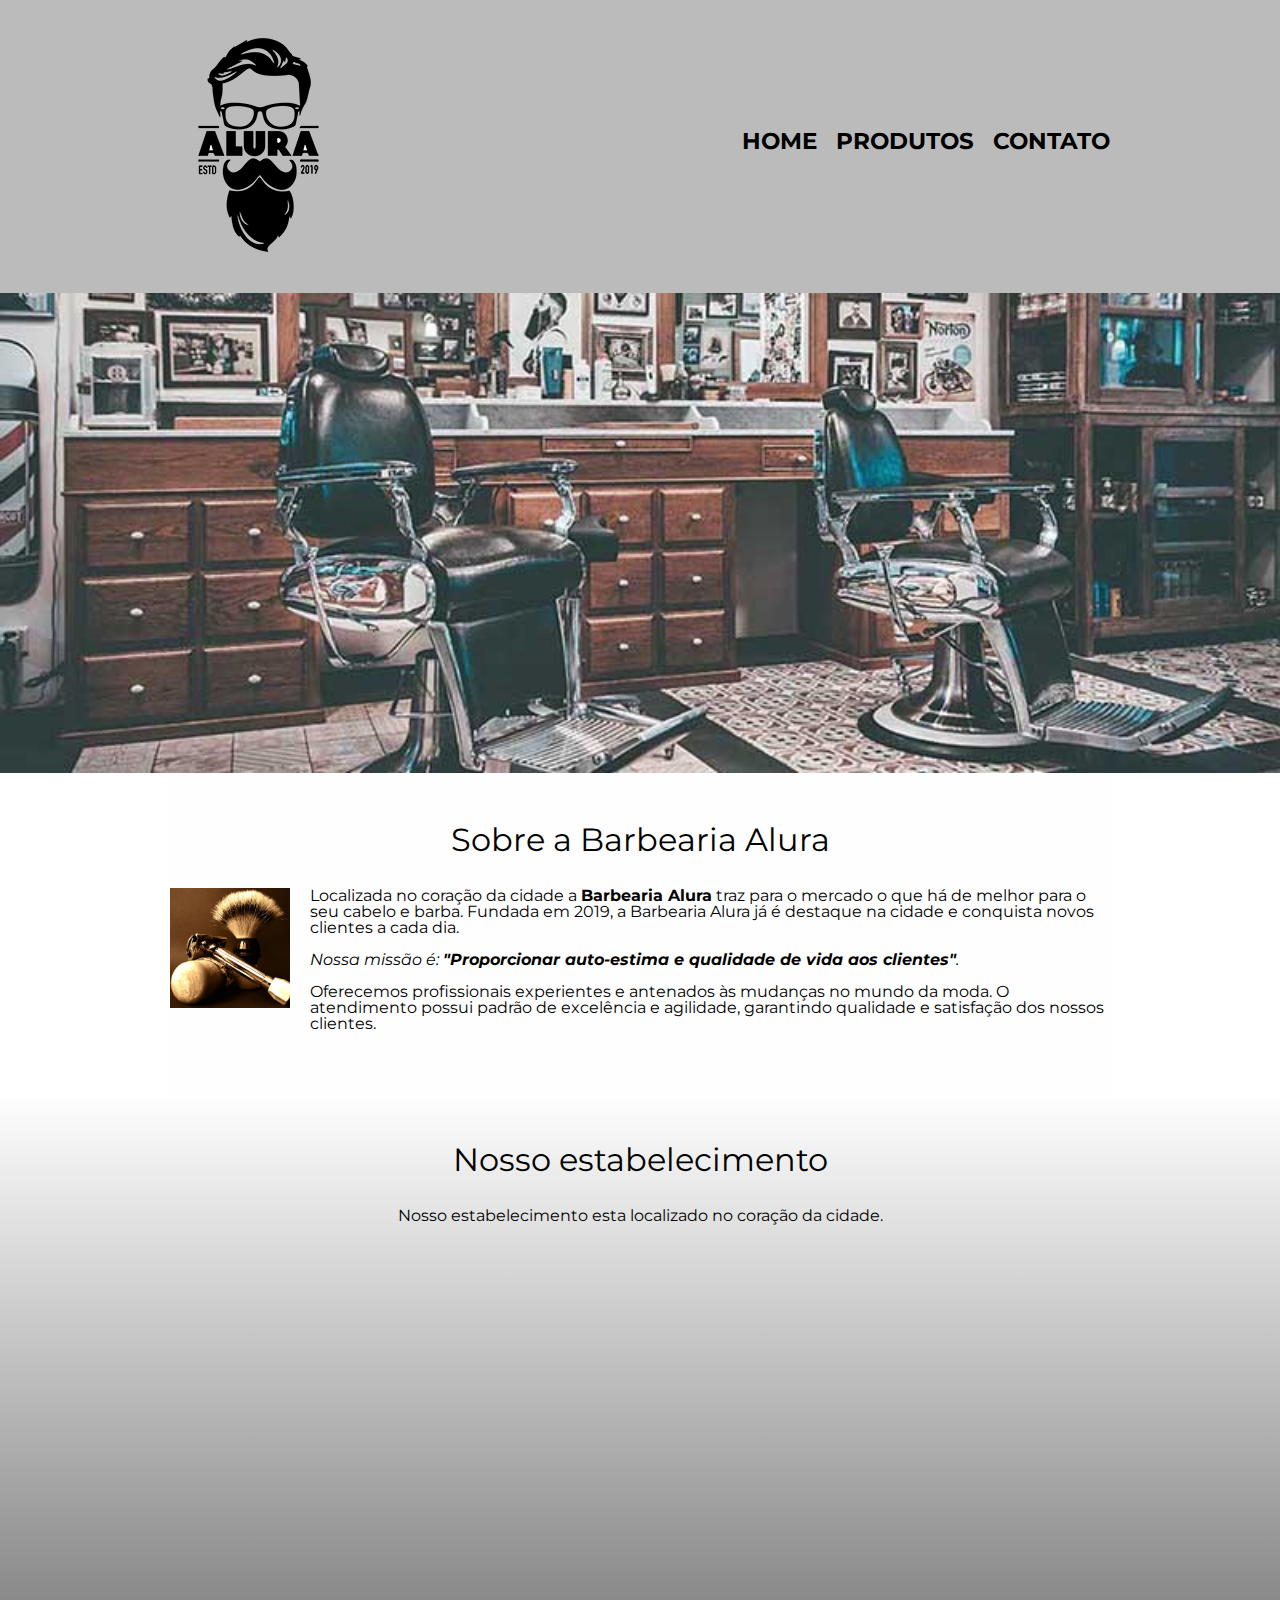
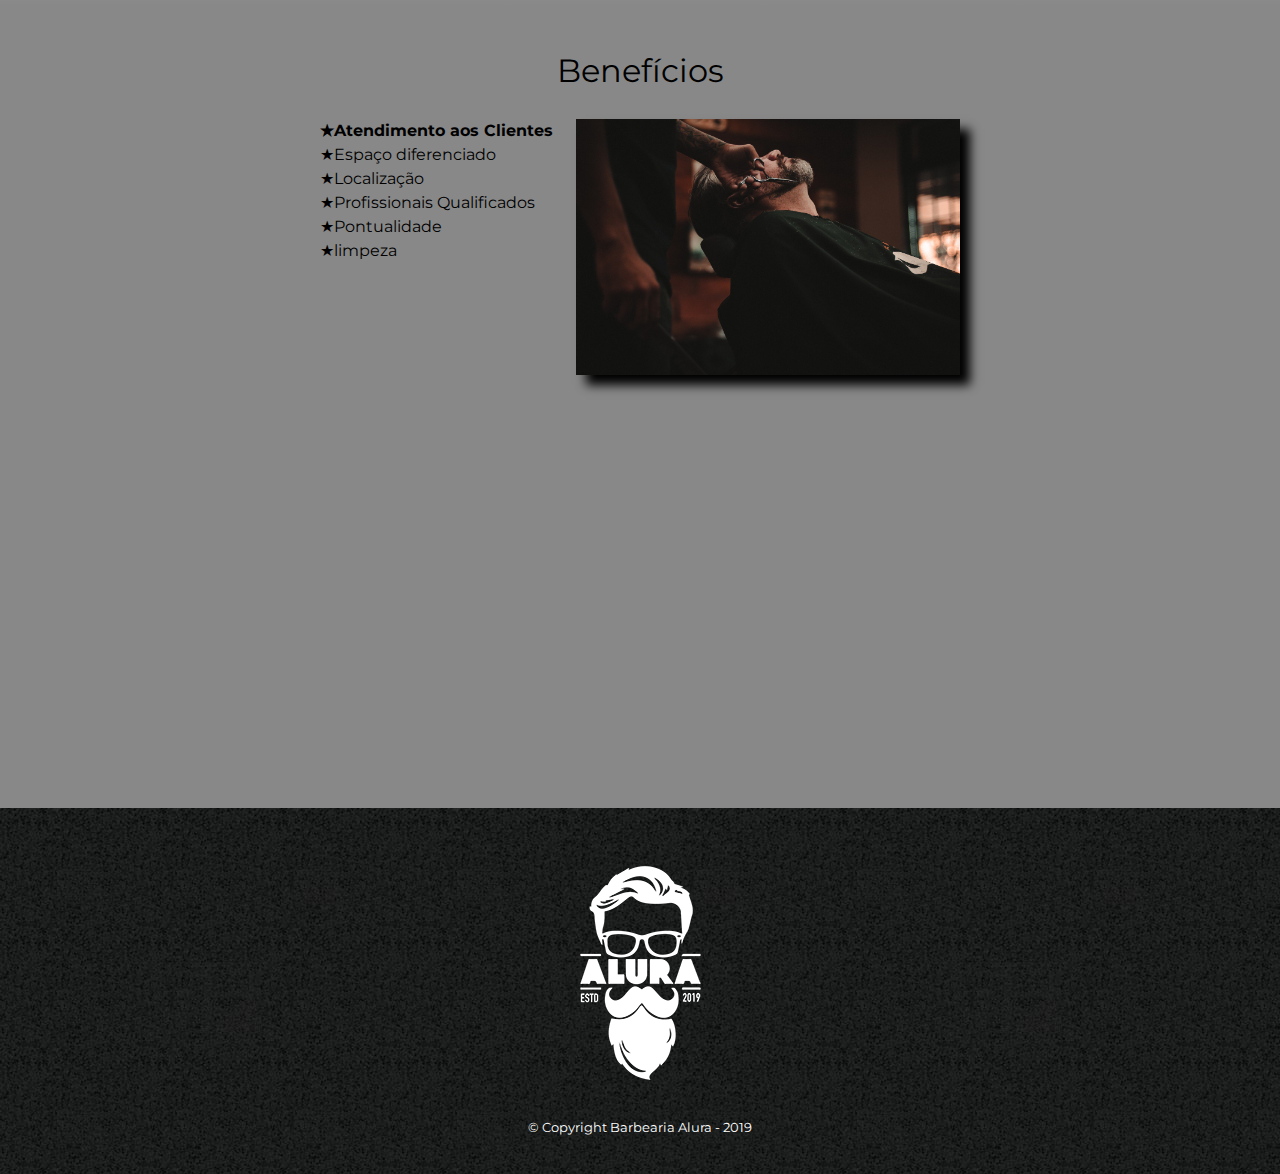
<file: _aula_barbearia_alura/index.html>
<!DOCTYPE html>
<html lang="pt-br">
	<head>
		<meta charset="UTF-8">
		<meta name="viewport" content="width=device-width">
		<title>Barbearia Alura</title>
		<link rel="stylesheet" href="reset.css">
		<link rel="stylesheet" href="style.css">
		<link href="https://fonts.googleapis.com/css2?family=Montserrat:ital,wght@0,100;0,200;0,300;0,400;0,500;0,600;0,900;1,100;1,200;1,300;1,400;1,500;1,600;1,900&display=swap" rel="stylesheet">

	</head>

	<body>
		<header>
			<div class="caixa">
				<h1><img src="logo.png"></h1>

				<nav>
					<ul>
						<li><a href="index.html">Home</a></li>
						<li><a href="produtos.html">Produtos</a></li>
						<li><a href="contato.html">Contato</a></li>
					</ul>
				</nav>
			</div>
		</header>

		<img class="banner" src="banner.jpg">

		<main>
			<section class="principal">
				<h2 class="titulo-principal">Sobre a Barbearia Alura</h2>
		 		
		 		<img class="utensilios" src="utensilios.jpg" alt="Utensilios de um barbeiro">

				<p>Localizada no coração da cidade a <strong>Barbearia Alura</strong> traz para o mercado o que há de melhor para o seu cabelo e barba. Fundada em 2019, a Barbearia Alura já é destaque na cidade e conquista novos clientes a cada dia.</p>

				<p id="missao"><em>Nossa missão é: <strong>"Proporcionar auto-estima e qualidade de vida aos clientes"</strong>.</em></p>

				<p>Oferecemos profissionais experientes e antenados às mudanças no mundo da moda. O atendimento possui padrão de excelência e agilidade, garantindo qualidade e satisfação dos nossos clientes.</p>
			</section>

			<section class="mapa">

				<h3 class="titulo-principal">Nosso estabelecimento</h3>
				<p>Nosso estabelecimento esta localizado no coração da cidade.</p>

				<div class="mapa-conteudo">
					<iframe src="https://www.google.com/maps/embed?pb=!1m16!1m12!1m3!1d29255.208282630334!2d-46.66492478103359!3d-23.571997569349858!2m3!1f0!2f0!3f0!3m2!1i1024!2i768!4f13.1!2m1!1salura%20sao%20paulo!5e0!3m2!1spt-BR!2sbr!4v1632252344273!5m2!1spt-BR!2sbr" width=100% height="300" style="border:0;" allowfullscreen="" loading="lazy"></iframe>
				</div>

			</section>

			<section class="beneficios">
				<h3 class="titulo-principal">Benefícios</h3>
				<div class="conteudo-beneficios">
					<ul class="lista-beneficios">
						<li class="itens">Atendimento aos Clientes</li>
						<li class="itens">Espaço diferenciado</li>
						<li class="itens">Localização</li>
						<li class="itens">Profissionais Qualificados</li>
						<li class="itens">Pontualidade</li>
						<li class="itens">limpeza</li>
					</ul><img src="beneficios.jpg" class="imagem-beneficios">
				</div>

				<div class="video"> 

					<iframe width="100%" height="315" src="https://www.youtube.com/embed/wcVVXUV0YUY" frameborder="0" allow="accelerometer; autoplay; encrypted-media; gyroscope; picture-in-picture" allowfullscreen></iframe>

				</div>
			</section>
		</main>
		<footer>
			<img src="logo-branco.png">
			<p class="copyright">&copy; Copyright Barbearia Alura - 2019</p>
		</footer>
	</body>
</html>
</file>
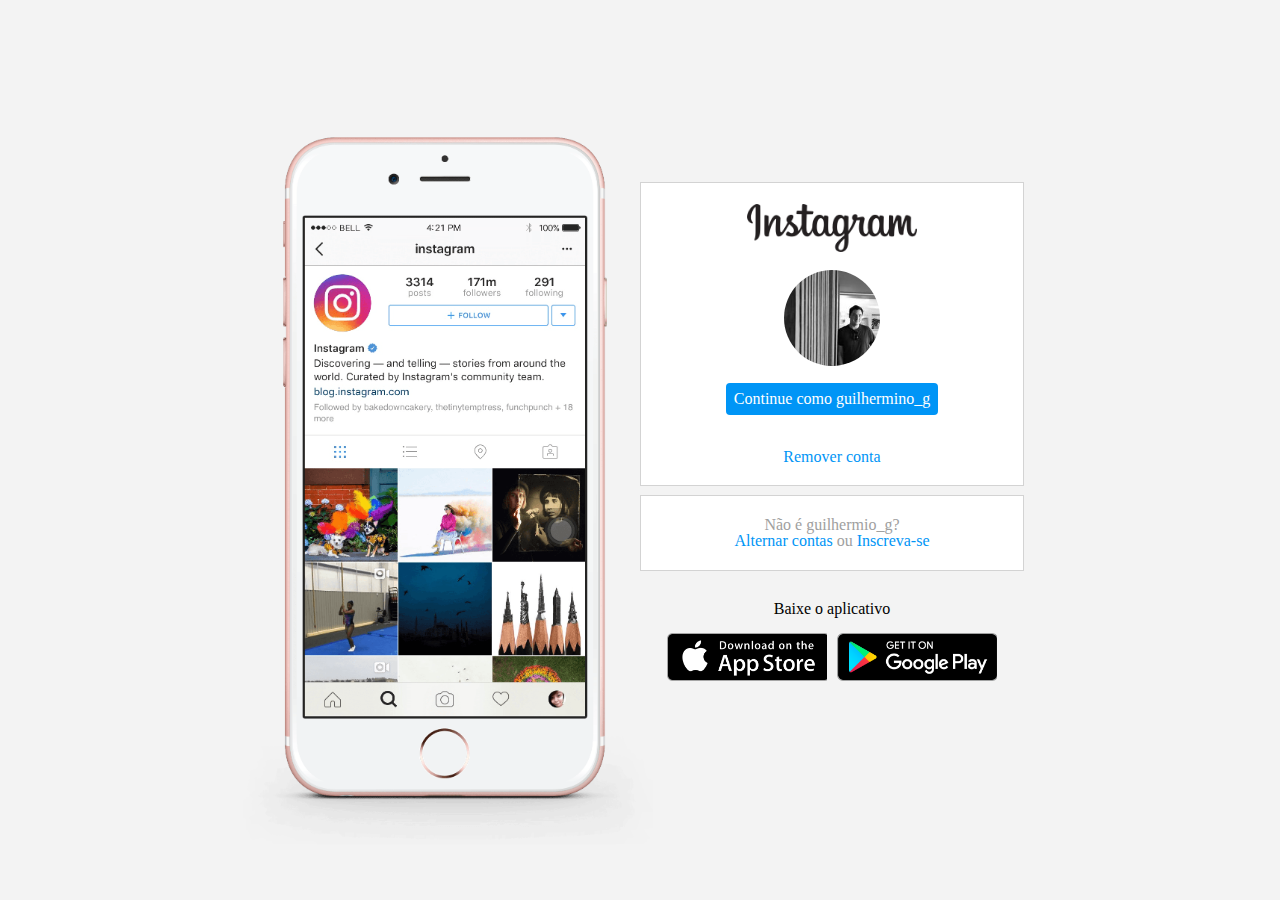
<file: Portfólio/insta_teste/index.html>
<!DOCTYPE html>
<html lang="en">
<head>
    <meta charset="UTF-8">
    <meta name="viewport" content="width=device-width, initial-scale=1.0">
    <link rel="stylesheet" href="reset.css">
    <link rel="stylesheet" href="style.css">
    <title>Instagram</title>
</head>
<body>
    <div class="instagram-wrapper">
        <div class="instagram-phone">
            <img src="./img/instagram-celular.png" alt="celular">
        </div>
        <div class="instagram-continue">
            <div class="group">
                <img src="./img/instagram-logo.png" class="instagram-logo" alt="instagram logo">
                <div class="profile-photo">
                    <img src="./img/perfil-instagram.jpg" alt="foto de perfil">
                </div>
                <a href="#" class="instagram-login">Continue como guilhermino_g</a>
                <a href="#" class="instagram-logout">Remover conta</a>
            </div>
            <div class="group">
                <p class="not-account">Não é guilhermio_g?</p>
                <p class="not-account">
                    <span class="link-blue">Alternar contas</span>
                    ou
                    <span class="link-blue">Inscreva-se</span>
                </p>
            </div>
            <div class="get-the-app">
                <p class="get-app">Baixe o aplicativo</p>
                <div class="download">
                    <a href="#" class="app-download"></a>
                    <a href="#" class="app-download"></a>
                </div>
            </div>
        </div>
    </div>
</body>
</html>
</file>
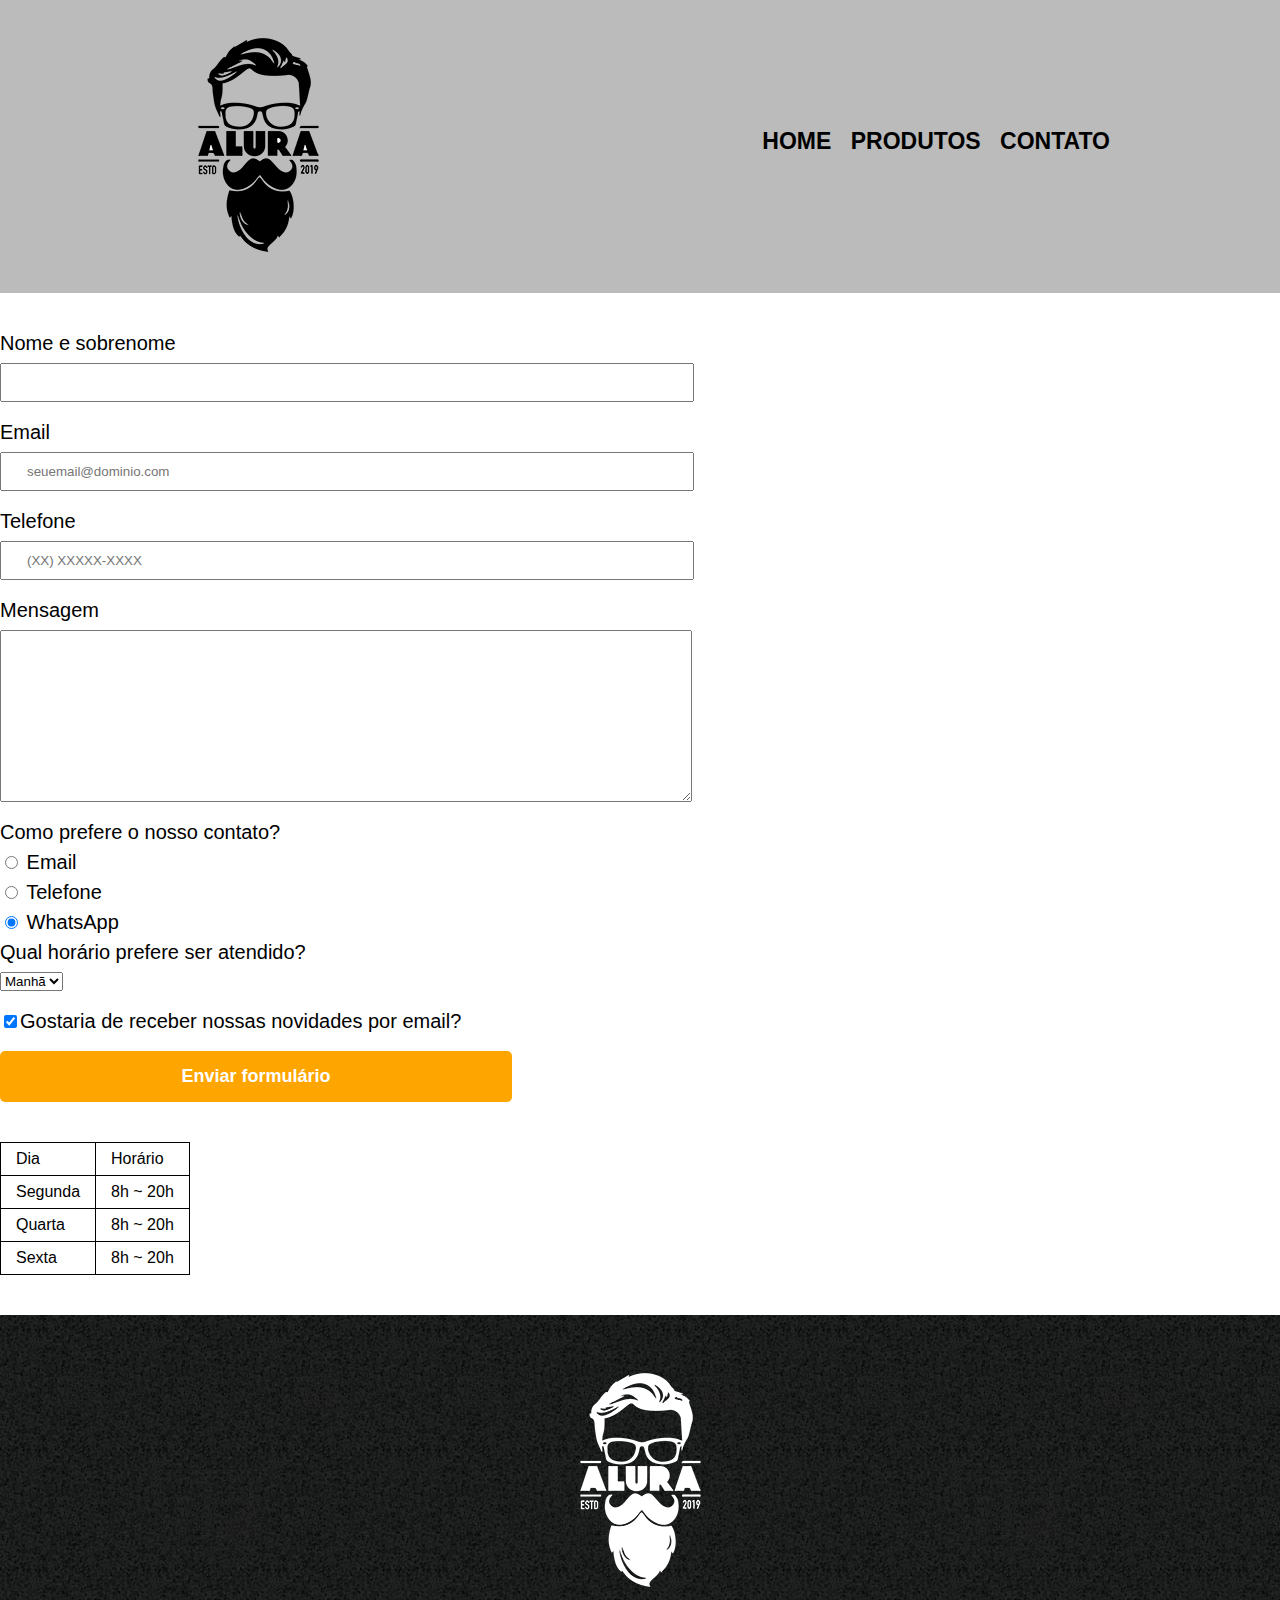
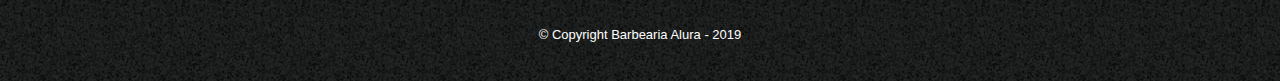
<file: _aula_barbearia_alura/contato.html>
<!DOCTYPE html>
<html>
	<head>
		<meta charset="UTF-8">
		<title>Contato - Barbearia Alura</title>

		<link rel="stylesheet" href="reset.css">
		<link rel="stylesheet" href="style.css">
	</head>
	<body>
		<header>
			<div class="caixa">
				<h1><img src="logo.png" alt="Logo da Barbearia Alura"></h1>

				<nav>
					<ul>
						<li><a href="index.html">Home</a></li>
						<li><a href="produtos.html">Produtos</a></li>
						<li><a href="contato.html">Contato</a></li>
					</ul>
				</nav>
			</div>
		</header>

		<main>
			<form>
				<label for="nomesobrenome">Nome e sobrenome</label>
				<input type="text" id="nomesobrenome" class="input-padrao" required>

				<label for="email">Email</label>
				<input type="email" id="email" class="input-padrao" required placeholder="seuemail@dominio.com">

				<label for="telefone">Telefone</label>
				<input type="tel" id="telefone" class="input-padrao" required placeholder="(XX) XXXXX-XXXX">

				<label for="mensagem">Mensagem</label>
				<textarea cols="70" rows="10" id="mensagem" class="input-padrao" required></textarea>

				<fieldset>
					<legend>Como prefere o nosso contato?</legend>
					<label for="radio-email"><input type="radio" name="contato" value="email" id="radio-email"> Email</label>
					
					<label for="radio-telefone"><input type="radio" name="contato" value="telefone" id="radio-telefone"> Telefone</label>
					
					<label for="radio-whatsapp"><input type="radio" name="contato" value="whatsapp" id="radio-whatsapp" checked> WhatsApp</label>
				</fieldset>

				<fieldset>
					<legend>Qual horário prefere ser atendido?</legend>
					<select>
						<option>Manhã</option>
						<option>Tarde</option>
						<option>Noite</option>
					</select>
				</fieldset>

				<label class="checkbox"><input type="checkbox" checked>Gostaria de receber nossas novidades por email?</label>

				<input type="submit" value="Enviar formulário" class="enviar">
			</form>

			<table>
				<tr>
					<td>Dia</td>
					<td>Horário</td>
				</tr>
				<tr>
					<td>Segunda</td>
					<td>8h ~ 20h</td>
				</tr>
				<tr>
					<td>Quarta</td>
					<td>8h ~ 20h</td>
				</tr>
				<tr>
					<td>Sexta</td>
					<td>8h ~ 20h</td>
				</tr>
			</table>
		</main>

		<footer>
			<img src="logo-branco.png" alt="Logo da Barbearia Alura">
			<p class="copyright">&copy; Copyright Barbearia Alura - 2019</p>
		</footer>
	</body>
</html>
</file>
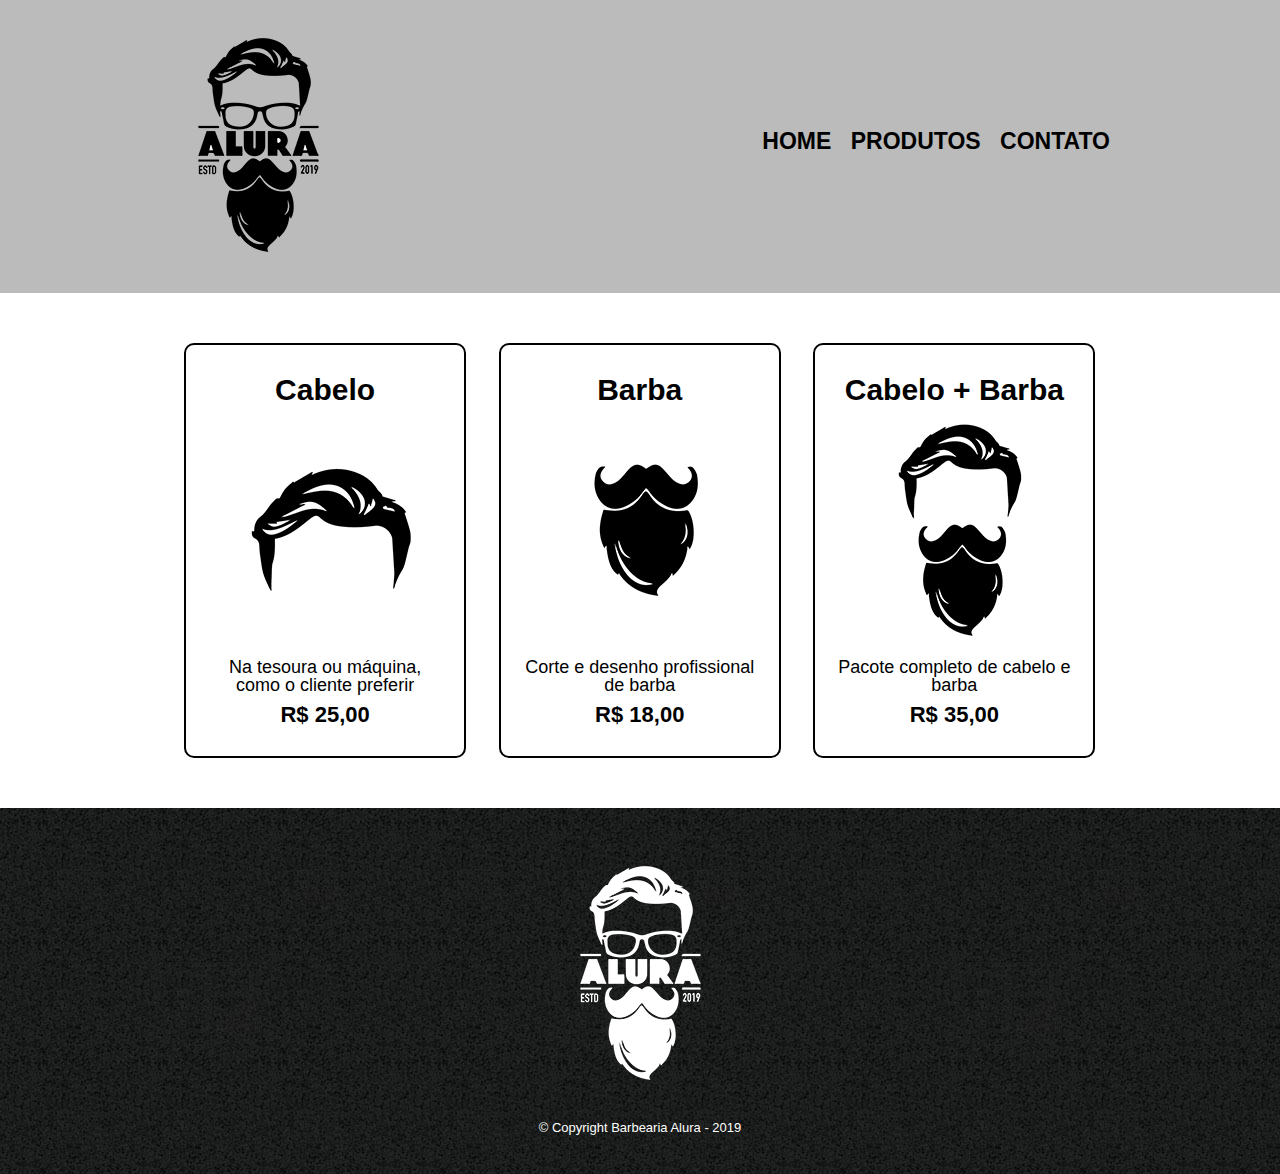
<file: _aula_barbearia_alura/produtos.html>
<!DOCTYPE html>
<html>
	<head>
		<meta charset="UTF-8">
		<title>Produtos - Barbearia Alura</title>

		<link rel="stylesheet" href="reset.css">
		<link rel="stylesheet" href="style.css">
	</head>
	<body>
		<header>
			<div class="caixa">
				<h1><img src="logo.png"></h1>

				<nav>
					<ul>
						<li><a href="index.html">Home</a></li>
						<li><a href="produtos.html">Produtos</a></li>
						<li><a href="contato.html">Contato</a></li>
					</ul>
				</nav>
			</div>
		</header>

		<main>
			<ul class="produtos">
				<li>
					<h2>Cabelo</h2>
					<img src="cabelo.jpg">
					<p class="produto-descricao">Na tesoura ou máquina, como o cliente preferir</p>
					<p class="produto-preco">R$ 25,00</p>
				</li>
				<li>
					<h2>Barba</h2>
					<img src="barba.jpg">
					<p class="produto-descricao">Corte e desenho profissional de barba</p>
					<p class="produto-preco">R$ 18,00</p>
				</li>
				<li>
					<h2>Cabelo + Barba</h2>
					<img src="cabelo+barba.jpg">
					<p class="produto-descricao">Pacote completo de cabelo e barba</p>
					<p class="produto-preco">R$ 35,00</p>
				</li>
			</ul>
		</main>

		<footer>
			<img src="logo-branco.png">
			<p class="copyright">&copy; Copyright Barbearia Alura - 2019</p>
		</footer>
	</body>
</html>
</file>
<file: _aula_barbearia_alura/style.css>
body {
	font-family: 'Montserrat', sans-serif;
}

header {
	background: #BBBBBB;
	padding: 20px 0;
}

.caixa {
	position: relative;
	width: 940px;
	margin: 0 auto;
}

nav {
	position: absolute;
	top: 110px;
	right: 0;
}

nav li {
	display: inline;
	margin: 0 0 0 15px;
}

nav a {
	text-transform: uppercase;
	color: #000000;
	font-weight: bold;
	font-size: 23px;
	text-decoration: none;
}

nav a:hover {
	color: #C78C19;
	text-decoration: underline;
}

.produtos {
	width: 940px;
	margin: 0 auto;
	padding: 50px 0;
}

.produtos li {
	display: inline-block;
	text-align: center;
	width: 30%;
	vertical-align: top;
	margin: 0 1.5%;
	padding: 30px 20px;
	box-sizing: border-box;
	border: 2px solid #000000;
	border-radius: 10px;
}

.produtos li:hover {
	border-color: #C78C19;
}

.produtos li:active {
	border-color: #088C19;	
}

.produtos li:hover h2 {
	font-size: 34px;
}

.produtos h2 {
	font-size: 30px;
	font-weight: bold;
}

.produto-descricao {
	font-size: 18px;
}

.produto-preco {
	font-size: 22px;
	font-weight: bold;
	margin-top: 10px;
}

footer {
	text-align: center;
	background: url("bg.jpg");
	padding: 40px 0;
}

.copyright {
	color: #FFFFFF;
	font-size: 13px;
	margin: 20px 0 0;
}

main {
	
}

form {
	margin: 40px 0;
}

form label, form legend {
	display:block;
	font-size: 20px;
	margin: 0 0 10px;
}

.input-padrao {
	display: block;
	margin: 0 0 20px;
	padding: 10px 25px;
	width: 50%;
}

.checkbox {
	margin: 20px 0;
}

.enviar {
	width:40%;
	padding: 15px 0;
	background: orange;
	color: white;
	font-weight: bold;
	font-size: 18px;
	border: none;
	border-radius: 5px;
	transition: 1s all;
	cursor: pointer;
}

.enviar:hover {
	background: darkorange;
	transform: scale(1.2);
}

table {
	margin: 20px 0 40px;
}

thead {
	background: #555555;
	color: white;
	font-weight: bold;
}

td, th {
	border: 1px solid #000000;
	padding: 8px 15px;
}

/* css da página inicial. */

.banner {
	width: 100%;
}

.titulo-principal {
	text-align: center;
	font-size: 2em;
	margin: 0 0 1em;
	clear: left;
}

/* .titulo-principal:first-letter {
	font-weight: bold;
}

.titulo-principal:before {
	content: "[ ";
}

.titulo-principal:after {
	content: " ]";
}
*/

.principal {
	padding: 3em 0;
	background: #FEFEFE;
	width: 940px;
	margin: 0 auto;
}

.principal p {
	margin: 0 0 1em;
}

.principal strong {
	font-weight: bold;
}

.principal em {
	font-style: italic;
}

.utensilios {
	width: 120px;
	float: left;
	margin: 0 20px 20px 0;
}

.mapa {
	padding: 3em 0;
	background: linear-gradient(#FEFEFE, #888888);
}
.mapa p {
	margin: 0 0 2em;
	text-align: center;
}

.mapa-conteudo {
	width: 940px;
	margin: 0 auto;
}

.beneficios {
	padding: 3em 0;
	background: #888888;
}

.conteudo-beneficios {
	width: 640px;
	margin: 0 auto;
}

.lista-beneficios {
	width: 40%;
	display: inline-block;
	vertical-align: top;
}

.itens {
	line-height: 1.5;
}

.itens:first-child {
	font-weight: bold;
}

.itens:before {
	content: "★";
}

.imagem-beneficios {
	width: 60%;
	opacity: 1;
	transition: 400ms;
	box-shadow: 10px 10px 10px 0 #000000;

}

.imagem-beneficios:hover {
    opacity: 0.5;
}

.video {
    width: 560px;
    margin: 2em auto;
}

@media screen and (max-width: 480px) { 
    .caixa, .principal, .conteudo-beneficios, .mapa-conteudo, .video {
        width: auto;
    }

    h1 {
    	text-align: center;
    }

    nav {
    	position: static;
    }

    .lista-beneficios, .imagem-beneficios {
    	width: 100%;
    }
}
</file>
<file: Portfólio/insta_teste/style.css>
* {
    padding: 0;
    margin: 0;
    box-sizing: border-box;
    text-decoration: none;
    font-family: sans-serif;
    font-size: 14px;
}

body {
    width: 100%;
    min-height: 100vh;
    background-color: rgb(243, 243, 243);
    margin: 0;
    padding: 0;
    display: flex;
    justify-content: center;
}

.instagram-wrapper {
    display: flex;
    align-items: center;
    justify-content: start;
    width: 60%;
    height: 100vh;
}

.instagram-phone {
    display: flex;
    align-items: center;
    justify-content: center;
    width: 50%;
}

.instagram-phone img {
    height: 50rem;
}

.instagram-continue {
    display: flex;
    align-items: center; /* horizontal */
    justify-content: space-around; /* vertical */
    flex-direction: column;
    width: 50%;
    min-height: 34rem;
}

.group {
    display: flex;
    justify-content: space-between;
    align-items: center;
    flex-direction: column;
    background-color: #ffffff;
    width: 100%;
    padding: 1.3rem 0;
    border: 1px solid lightgray;
}

.group:nth-child(1) {
    min-height: 19rem;
}

.instagram-logo {
    height: 3rem;
}

.profile-photo {
    display: flex;
    justify-content: center;
    align-items: center;
    border-radius: 50%;
    overflow: hidden;
}

.profile-photo img {
    height: 6rem;
}

.instagram-login {
    background-color: #0095f6;
    color: #ffffff;
    padding: 8px;
    border-radius: 4px;
}

.instagram-logout {
    color: #0095f6;
    margin-top: 1rem;
}

.not-account {
    color: rgb(160, 160, 160);
}

.link-blue {
    color: #0095f6;
}

.get-the-app {
    display: flex;
    flex-direction: column;
    align-items: center;
    justify-content: center;
    width: 100%;
    padding: 1.3rem 0;
}

.download {
    display: flex;
    width: 100%;
    justify-content: space-evenly;
    align-items: center;
    padding: 1rem;
}

.app-download {
    height: 3rem;
    width: 10rem;
    background-size: cover;
}

.app-download:nth-child(1) {
    background-image: url('./img/apple-button.png');
}

.app-download:nth-child(2) {
    background-image: url('./img/googleplay-button.png');
}

/* media queries */


@media (max-width: 1024px) {
    .instagram-wrapper {
        width: 90%;
    }
}

@media (max-width: 650px) {
    body {
        background-color: #ffffff;
    }

    .instagram-wrapper {
        width: 90%;
    }

    .instagram-phone {
        display: none;
    }

    .instagram-continue {
        width: 100%;
    }
    
    .group {
        border: 1px solid transparent;
    }
}
</file>
